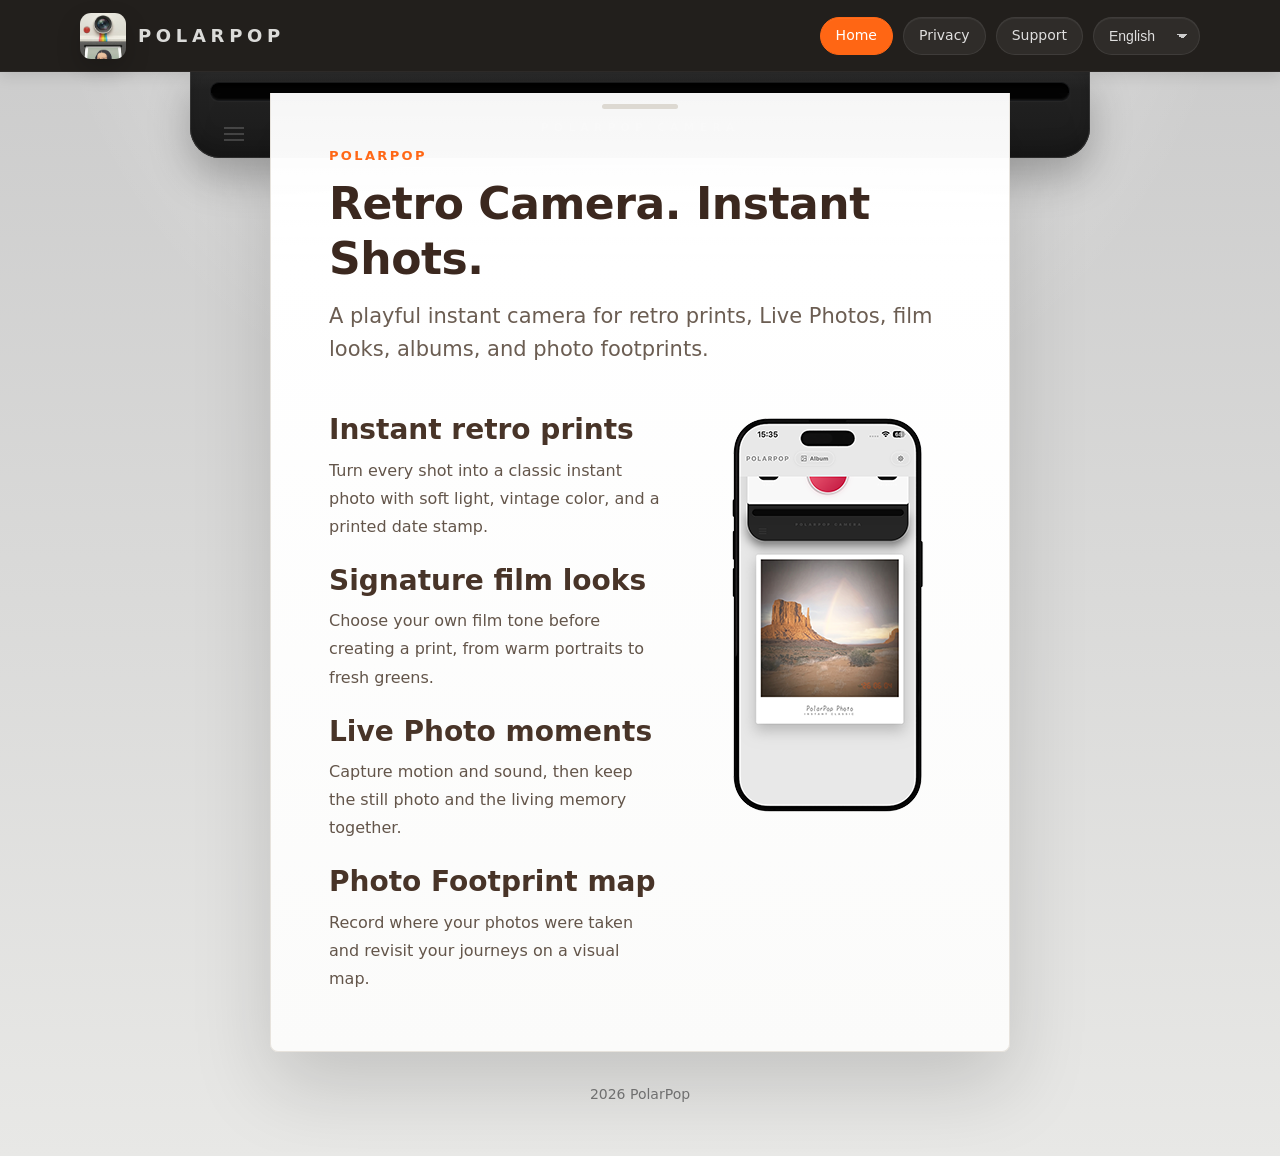
<file: index.html>
<!doctype html>
<html lang="en">
<head>
  <meta charset="utf-8">
  <meta name="viewport" content="width=device-width, initial-scale=1">
  <title>PolarPop</title>
  <link rel="icon" href="assets/ios_app_icon.png">
  <link rel="stylesheet" href="style.css">
</head>
<body data-initial-view="home">
  <main class="page">
    <header class="topbar">
      <a class="brand" href="index.html" data-view-link="home" aria-label="PolarPop">
        <img src="assets/ios_app_icon.png" alt="">
        <span class="wordmark">POLARPOP</span>
      </a>
      <nav class="nav" aria-label="Site">
        <a href="index.html" data-view-link="home" data-copy="homeNav">Home</a>
        <a href="privacy.html" data-view-link="privacy" data-copy="privacyNav">Privacy</a>
        <a href="support.html" data-view-link="support" data-copy="supportNav">Support</a>
        <label class="language">
          <select id="languageSelect" aria-label="Language"></select>
        </label>
      </nav>
    </header>

    <section class="slot-stage" aria-live="polite">
      <div class="output-dock" aria-hidden="true">
        <div class="dock-face"></div>
        <div class="dock-wordmark">POLARPOP CAMERA</div>
      </div>

      <div class="paper-track">
        <article id="paperSheet" class="photo-paper">
          <div id="paperContent"></div>
        </article>
      </div>

      <div class="output-mouth"></div>
    </section>

    <footer class="footer">
      <span>2026 PolarPop</span>
    </footer>
  </main>
  <script src="site.js?v=20260624-privacy"></script>
</body>
</html>
</file>
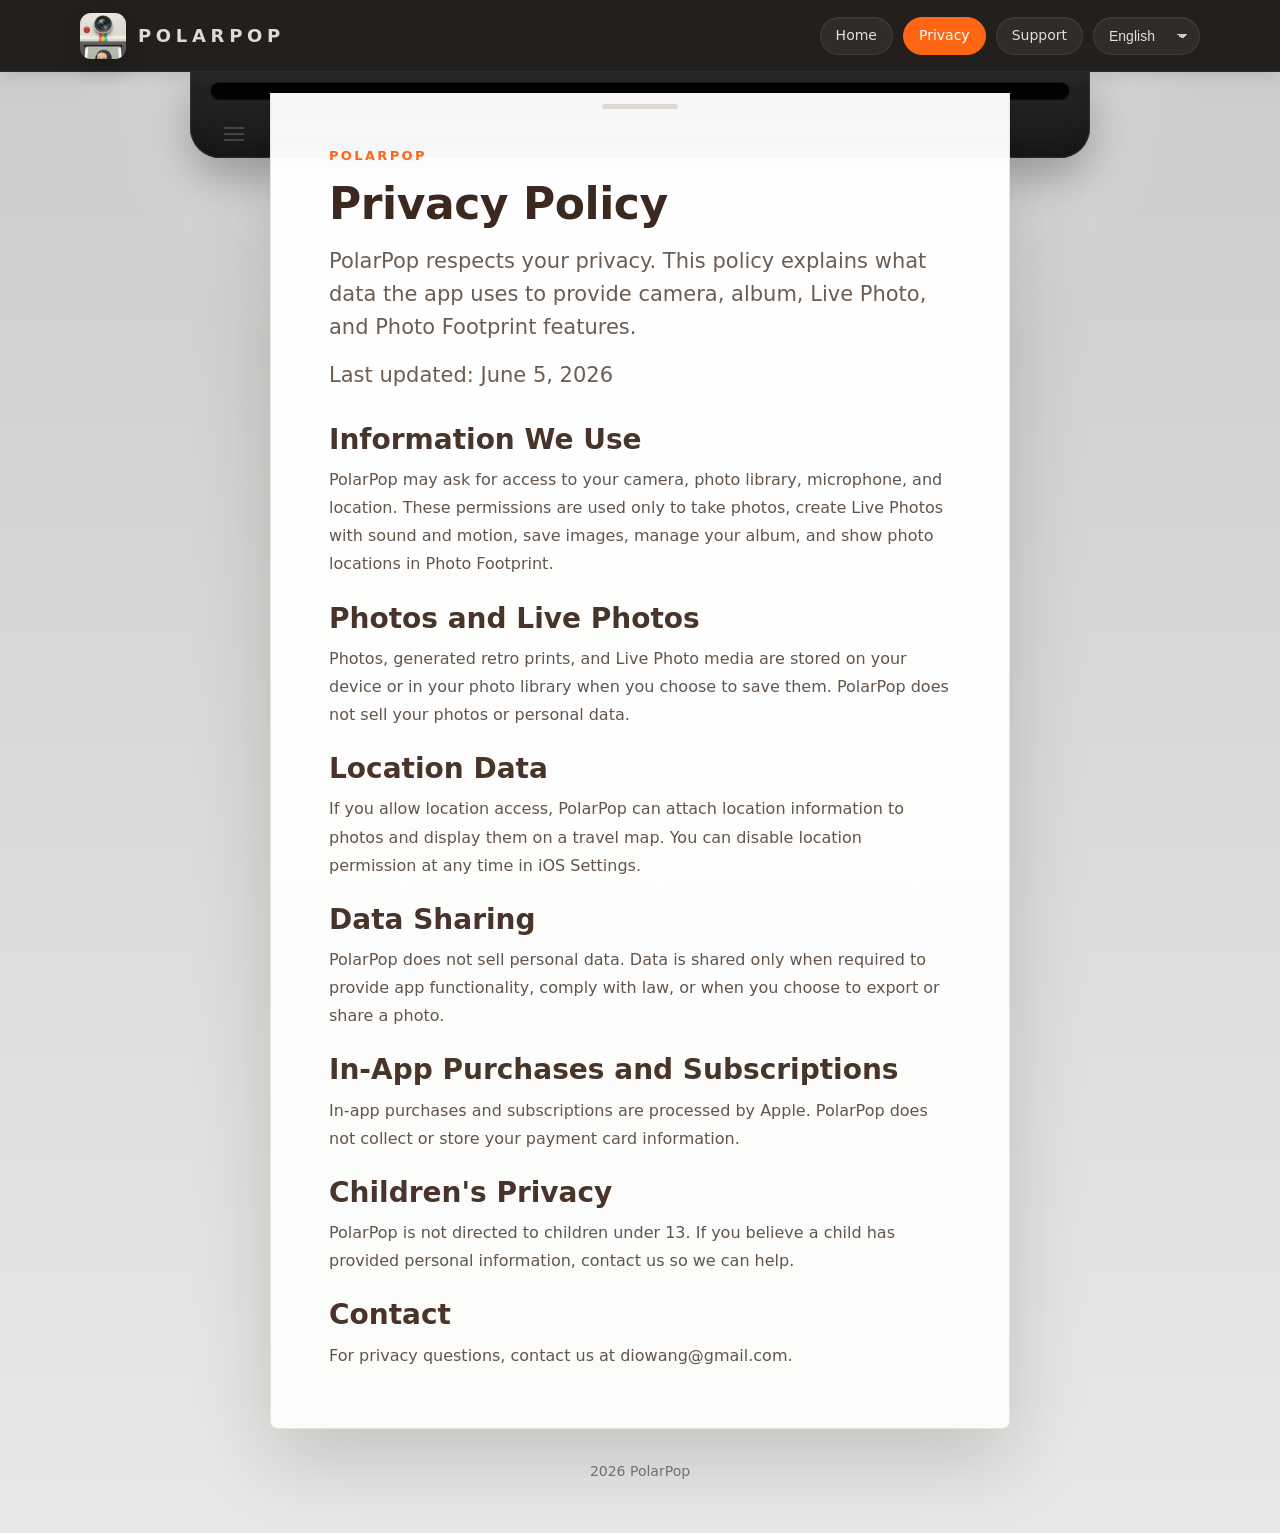
<file: privacy.html>
<!doctype html>
<html lang="en">
<head>
  <meta charset="utf-8">
  <meta name="viewport" content="width=device-width, initial-scale=1">
  <title>PolarPop Privacy Policy</title>
  <link rel="icon" href="assets/ios_app_icon.png">
  <link rel="stylesheet" href="style.css">
</head>
<body data-initial-view="privacy">
  <main class="page">
    <header class="topbar">
      <a class="brand" href="index.html" data-view-link="home" aria-label="PolarPop">
        <img src="assets/ios_app_icon.png" alt="">
        <span class="wordmark">POLARPOP</span>
      </a>
      <nav class="nav" aria-label="Site">
        <a href="index.html" data-view-link="home" data-copy="homeNav">Home</a>
        <a href="privacy.html" data-view-link="privacy" data-copy="privacyNav">Privacy</a>
        <a href="support.html" data-view-link="support" data-copy="supportNav">Support</a>
        <label class="language">
          <select id="languageSelect" aria-label="Language"></select>
        </label>
      </nav>
    </header>

    <section class="slot-stage" aria-live="polite">
      <div class="output-dock" aria-hidden="true">
        <div class="dock-face"></div>
        <div class="dock-wordmark">POLARPOP CAMERA</div>
      </div>

      <div class="paper-track">
        <article id="paperSheet" class="photo-paper">
          <div id="paperContent"></div>
        </article>
      </div>

      <div class="output-mouth"></div>
    </section>

    <footer class="footer">
      <span>2026 PolarPop</span>
    </footer>
  </main>
  <script src="site.js?v=20260624-privacy"></script>
</body>
</html>
</file>
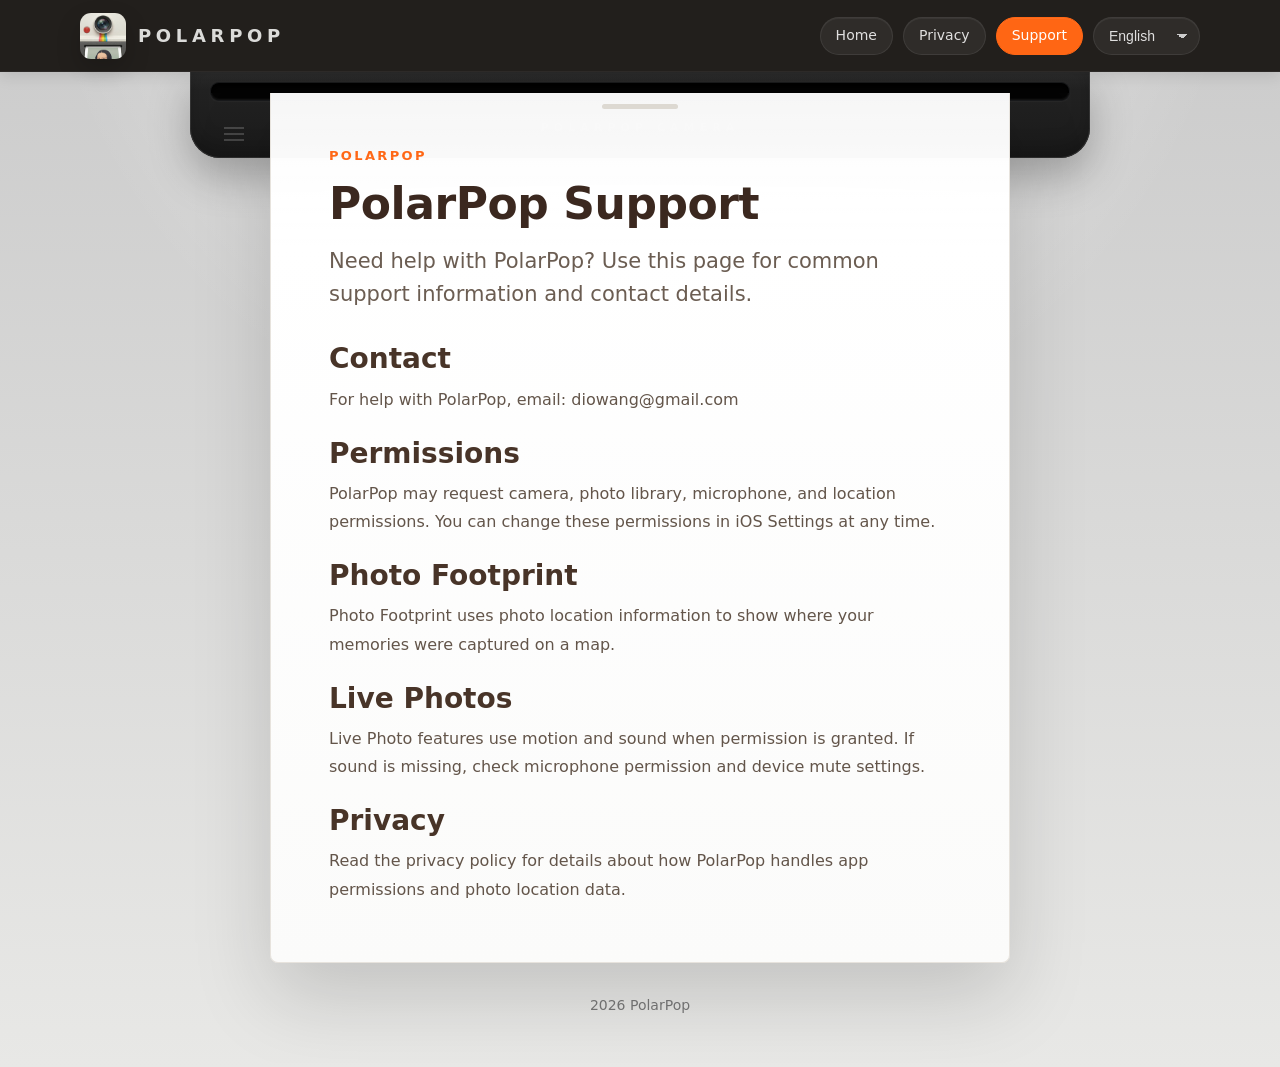
<file: support.html>
<!doctype html>
<html lang="en">
<head>
  <meta charset="utf-8">
  <meta name="viewport" content="width=device-width, initial-scale=1">
  <title>PolarPop Support</title>
  <link rel="icon" href="assets/ios_app_icon.png">
  <link rel="stylesheet" href="style.css">
</head>
<body data-initial-view="support">
  <main class="page">
    <header class="topbar">
      <a class="brand" href="index.html" data-view-link="home" aria-label="PolarPop">
        <img src="assets/ios_app_icon.png" alt="">
        <span class="wordmark">POLARPOP</span>
      </a>
      <nav class="nav" aria-label="Site">
        <a href="index.html" data-view-link="home" data-copy="homeNav">Home</a>
        <a href="privacy.html" data-view-link="privacy" data-copy="privacyNav">Privacy</a>
        <a href="support.html" data-view-link="support" data-copy="supportNav">Support</a>
        <label class="language">
          <select id="languageSelect" aria-label="Language"></select>
        </label>
      </nav>
    </header>

    <section class="slot-stage" aria-live="polite">
      <div class="output-dock" aria-hidden="true">
        <div class="dock-face"></div>
        <div class="dock-wordmark">POLARPOP CAMERA</div>
      </div>

      <div class="paper-track">
        <article id="paperSheet" class="photo-paper">
          <div id="paperContent"></div>
        </article>
      </div>

      <div class="output-mouth"></div>
    </section>

    <footer class="footer">
      <span>2026 PolarPop</span>
    </footer>
  </main>
  <script src="site.js?v=20260624-privacy"></script>
</body>
</html>
</file>
<file: style.css>
:root {
  --bg: #d8d8d8;
  --paper: #fbfbfa;
  --ink: #483d35;
  --muted: #666;
  --line: #e7e3dd;
  --orange: #ff6614;
  --slot: #181818;
  --slot-deep: #050505;
  --shadow: 0 30px 80px rgba(0, 0, 0, 0.22);
  --track-pad-x: 80px;
  --track-pad-bottom: 100px;
}

* {
  box-sizing: border-box;
}

body {
  margin: 0;
  min-height: 100vh;
  background:
    radial-gradient(circle at 50% -8rem, rgba(255, 255, 255, 0.7), transparent 38rem),
    linear-gradient(180deg, #cbcbcb 0%, #e8e8e6 100%);
  color: var(--ink);
  font-family: Inter, ui-sans-serif, system-ui, -apple-system, BlinkMacSystemFont, "Segoe UI", sans-serif;
  overflow-x: hidden;
}

a {
  color: inherit;
}

.page {
  width: min(1120px, calc(100% - 32px));
  margin: 0 auto;
  padding: 0 0 54px;
}

.topbar {
  position: relative;
  z-index: 20;
  display: flex;
  align-items: center;
  justify-content: space-between;
  gap: 18px;
  min-height: 72px;
  margin-bottom: 0;
  padding: 0 max(16px, calc((100vw - 1120px) / 2));
  background: #221f1c;
  border-bottom: 1px solid rgba(255, 255, 255, 0.05);
  box-shadow: 0 4px 15px rgba(0, 0, 0, 0.1);
  
  /* Full-width breakout */
  width: 100vw;
  left: 50%;
  right: 50%;
  margin-left: -50vw;
  margin-right: -50vw;
}

.brand {
  display: flex;
  align-items: center;
  gap: 12px;
  text-decoration: none;
}

.brand img {
  display: block;
  width: 46px;
  height: 46px;
  border-radius: 24%;
  box-shadow: 0 10px 24px rgba(0, 0, 0, 0.18);
}

.wordmark {
  letter-spacing: 0.26em;
  font-weight: 850;
  font-size: 18px;
  color: #dbdbd9;
}

.nav {
  display: flex;
  align-items: center;
  justify-content: flex-end;
  gap: 10px;
  flex-wrap: wrap;
}

.nav a,
.language select {
  min-height: 38px;
  border: 1px solid rgba(255, 255, 255, 0.08);
  border-radius: 999px;
  background: rgba(255, 255, 255, 0.06);
  color: rgba(255, 255, 255, 0.85);
  padding: 9px 15px;
  font-size: 14px;
  text-decoration: none;
  box-shadow: inset 0 1px 0 rgba(255, 255, 255, 0.05);
  transition: all 0.2s ease;
}

.nav a:hover,
.language select:hover {
  background: rgba(255, 255, 255, 0.12);
  color: #ffffff;
  border-color: rgba(255, 255, 255, 0.15);
}

.nav a.is-active {
  background: var(--orange);
  border-color: var(--orange);
  color: #fff;
}

.language select {
  appearance: none;
  padding-right: 34px;
  background-image: linear-gradient(45deg, transparent 50%, #ccc 50%), linear-gradient(135deg, #ccc 50%, transparent 50%);
  background-position: calc(100% - 17px) 16px, calc(100% - 12px) 16px;
  background-size: 5px 5px, 5px 5px;
  background-repeat: no-repeat;
}

.slot-stage {
  position: relative; /* Context for absolute output-mouth sibling */
  width: min(900px, 100%);
  margin: 0 auto;
  padding-top: 0;
}

.output-dock {
  position: relative;
  z-index: auto;
  width: 100%;
  min-height: 86px;
  overflow: visible;
  border-radius: 0 0 30px 30px;
  background:
    linear-gradient(180deg, rgba(255, 255, 255, 0.08), transparent 34%),
    linear-gradient(180deg, #292929 0%, #202020 52%, #1b1b1b 100%);
  box-shadow:
    0 18px 40px rgba(0, 0, 0, 0.26); /* Removed top inset highlight */
}

.output-dock::before {
  content: "";
  position: absolute;
  z-index: 14;
  inset: 0;
  border-radius: inherit;
  border: 1px solid rgba(255, 255, 255, 0.1);
  border-top: none; /* Make top edge flat and borderless to blend into header */
  pointer-events: none;
}

.output-mouth {
  position: absolute;
  right: 20px;
  top: 10px;
  left: 20px;
  height: 18px;
  pointer-events: none;
}

.output-mouth::before {
  content: "";
  position: absolute;
  z-index: 13; /* In front of paper (z-index 10) */
  top: 0;
  left: 0;
  right: 0;
  height: 10px;
  background: #030303;
  border-top-left-radius: 9px;
  border-top-right-radius: 9px;
  border: 1px solid #18191b;
  border-bottom: none;
  box-shadow: inset 0 4px 5px rgba(0, 0, 0, 0.98);
}

.output-mouth::after {
  content: "";
  position: absolute;
  z-index: 9; /* Behind paper (z-index 10) but in front of dock-face (z-index 8) */
  top: 9px;
  left: 0;
  right: 0;
  height: 9px;
  background: #030303;
  border-bottom-left-radius: 9px;
  border-bottom-right-radius: 9px;
  border: 1px solid #18191b;
  border-top: none;
  box-shadow:
    inset 0 -1px 2px rgba(255, 255, 255, 0.08),
    0 1px 2px rgba(255, 255, 255, 0.04);
}

.dock-face {
  position: absolute;
  z-index: 8; /* Behind bottom lip of slot (z-index 9) and paper (z-index 10) */
  top: 0;
  right: 0;
  bottom: 0;
  left: 0;
  border-radius: 0 0 30px 30px;
  background:
    linear-gradient(180deg, rgba(255, 255, 255, 0.04), transparent 22%),
    linear-gradient(180deg, #242424 0%, #1f1f1f 56%, #1a1a1a 100%);
  box-shadow:
    inset 0 -10px 20px rgba(0, 0, 0, 0.18); /* Removed top inset highlight */
  pointer-events: none;
}

.output-dock::after {
  content: "";
  position: absolute;
  z-index: 9; /* Behind paper (z-index 10) but in front of dock-face (z-index 8) */
  left: 34px;
  bottom: 17px;
  width: 20px;
  height: 14px;
  opacity: 0.18;
  background:
    linear-gradient(#fff, #fff) 0 0 / 20px 2px no-repeat,
    linear-gradient(#fff, #fff) 0 6px / 20px 2px no-repeat,
    linear-gradient(#fff, #fff) 0 12px / 20px 2px no-repeat;
}

.dock-wordmark {
  position: absolute;
  z-index: 9; /* Behind paper (z-index 10) but in front of dock-face (z-index 8) */
  right: 0;
  bottom: 24px;
  left: 0;
  color: rgba(255, 255, 255, 0.15);
  font-size: 11px;
  font-weight: 850;
  letter-spacing: 0.46em;
  text-align: center;
}

.paper-track {
  position: relative;
  z-index: 10;
  width: min(calc(760px + var(--track-pad-x) * 2), 100%);
  margin: -68px auto 0;
  padding: 0 var(--track-pad-x) var(--track-pad-bottom) var(--track-pad-x);
  overflow: hidden;
}

.photo-paper {
  position: relative;
  z-index: 7;
  transform-origin: top center;
  min-height: 570px;
  padding: clamp(38px, 5.4vw, 58px);
  border: 1px solid var(--line);
  border-top: none;
  border-radius: 0 0 8px 8px;
  background:
    linear-gradient(180deg, rgba(255, 255, 255, 0.96) 0%, #fff 18%, var(--paper) 100%);
  box-shadow:
    0 34px 80px rgba(0, 0, 0, 0.15),
    inset 0 1px 0 rgba(255, 255, 255, 0.92);
}

.photo-paper::before {
  content: "";
  position: absolute;
  top: 14px;
  left: 50%;
  width: 76px;
  height: 5px;
  transform: translateX(-50%);
  border-radius: 999px;
  background: #ddd9d2;
}

.photo-paper.is-printing {
  animation: printPaper 1050ms cubic-bezier(0.18, 0.86, 0.22, 1) both;
}

.paper-eyebrow {
  margin-bottom: 13px;
  color: var(--orange);
  font-size: 13px;
  font-weight: 850;
  letter-spacing: 0.18em;
  text-transform: uppercase;
}

.paper-heading {
  padding: 0 0 12px;
  border-bottom: none;
  margin-bottom: 20px;
}

.paper-heading h1 {
  margin: 0;
  color: #3b281f;
  font-size: clamp(28px, 4.5vw, 44px);
  line-height: 1.25;
  letter-spacing: -0.01em;
}

.paper-heading p {
  margin: 14px 0 0;
  max-width: 660px;
  color: #6b5d52;
  font-size: clamp(17px, 2.1vw, 21px);
  line-height: 1.58;
}

.meta {
  margin-top: 12px;
  color: #777;
  font-size: 14px;
}

.home-grid {
  display: grid;
  grid-template-areas:
    "header header"
    "main aside";
  grid-template-columns: 1.15fr 0.85fr;
  gap: 16px clamp(24px, 4vw, 44px);
  align-items: start;
}

.home-grid .paper-heading {
  grid-area: header;
}

.home-main {
  grid-area: main;
}

.home-aside {
  grid-area: aside;
}

.paper-hero {
  margin: 0;
  display: flex;
  justify-content: center;
  position: sticky;
  top: 24px;
}

.paper-hero img {
  display: block;
  max-width: 100%;
  height: auto;
}

.section-list {
  display: grid;
  gap: 24px;
}

.paper-section h2 {
  margin: 0 0 10px;
  color: #483428;
  font-size: clamp(22px, 2.6vw, 28px);
  line-height: 1.15;
}

.paper-section p {
  margin: 0;
  color: #63554a;
  font-size: 16px;
  line-height: 1.76;
}

@keyframes printPaper {
  0% {
    transform: translateY(-100%);
    filter: brightness(1.05);
  }
  100% {
    transform: translateY(0);
    filter: brightness(1);
  }
}

.footer {
  width: min(760px, calc(100% - 36px));
  margin: calc(34px - var(--track-pad-bottom)) auto 0;
  color: #777;
  font-size: 14px;
  display: flex;
  justify-content: center;
  gap: 16px;
  flex-wrap: wrap;
}

@media (prefers-reduced-motion: reduce) {
  .photo-paper.is-printing {
    animation: none;
  }
}

@media (max-width: 920px) {
  :root {
    --track-pad-x: 40px;
  }
}

@media (max-width: 760px) {
  :root {
    --track-pad-x: 18px;
    --track-pad-bottom: 60px;
  }

  .page {
    width: min(100% - 22px, 1120px);
    padding-top: 0;
  }

  .topbar {
    align-items: flex-start;
    flex-direction: column;
    padding: 16px var(--track-pad-x);
    min-height: auto;
    gap: 12px;
  }

  .nav {
    width: 100%;
    justify-content: flex-start;
  }

  .slot-stage {
    padding-top: 0;
  }

  .output-dock {
    min-height: 76px;
    border-radius: 0 0 24px 24px;
  }

  .output-mouth {
    right: 14px;
    left: 14px;
  }

  .paper-track {
    margin-top: -59px;
    padding-top: 0;
  }

  .dock-face {
    top: 0;
    border-radius: 0 0 24px 24px;
  }

  .dock-wordmark {
    font-size: 10px;
    letter-spacing: 0.36em;
  }

  .photo-paper {
    min-height: 540px;
    padding: 34px 24px;
    box-shadow:
      0 12px 24px rgba(0, 0, 0, 0.12),
      inset 0 1px 0 rgba(255, 255, 255, 0.92);
  }

  .paper-heading h1 {
    font-size: 42px;
  }

  .home-grid {
    grid-template-areas:
      "header"
      "aside"
      "main";
    grid-template-columns: 1fr;
    gap: 20px;
  }

  .paper-hero {
    position: static;
    margin: 8px 0 24px;
  }
}

@media (max-width: 480px) {
  :root {
    --track-pad-x: 16px;
    --track-pad-bottom: 40px;
  }

  .topbar {
    padding: 12px var(--track-pad-x);
  }

  .brand img {
    width: 42px;
    height: 42px;
  }

  .wordmark {
    font-size: 15px;
  }

  .nav a,
  .language,
  .language select {
    width: 100%;
  }

  .paper-track,
  .footer {
    width: min(100% - 12px, 760px);
  }

  .paper-heading h1 {
    font-size: 36px;
  }
}
</file>
